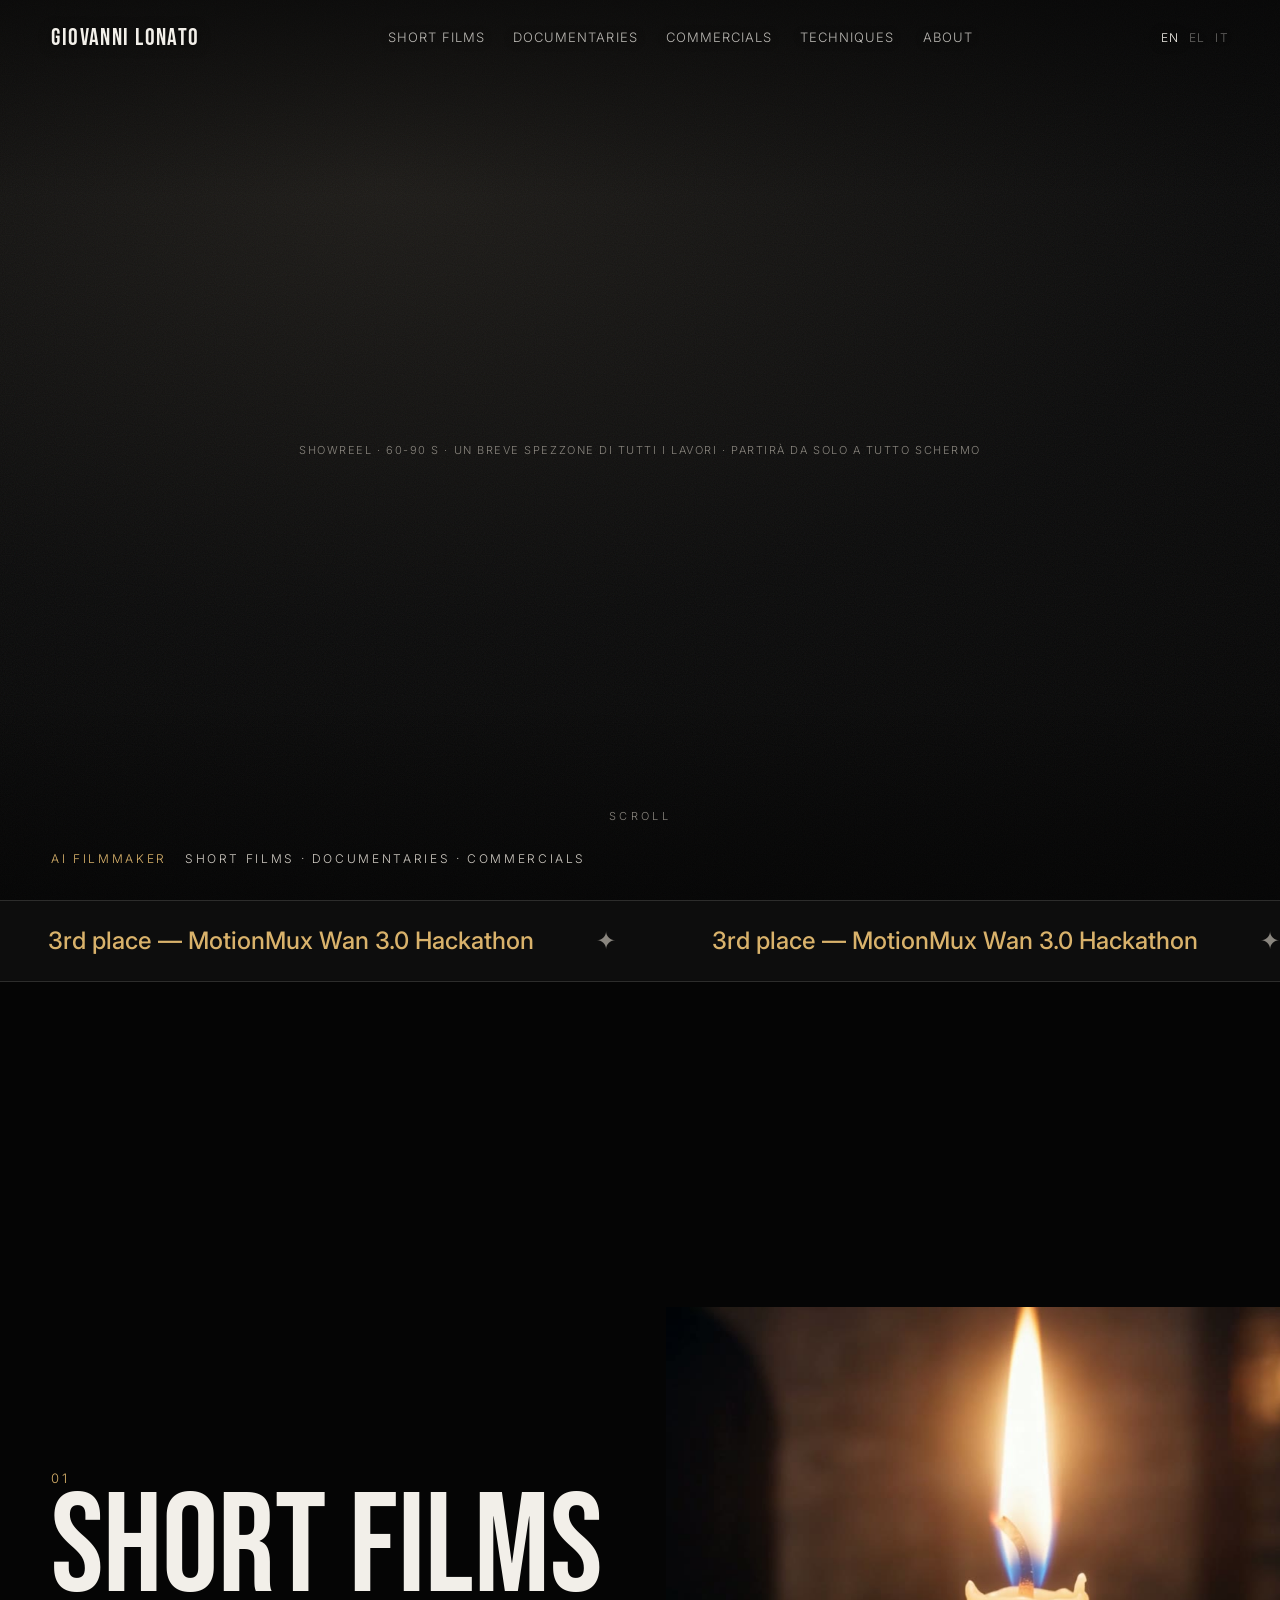
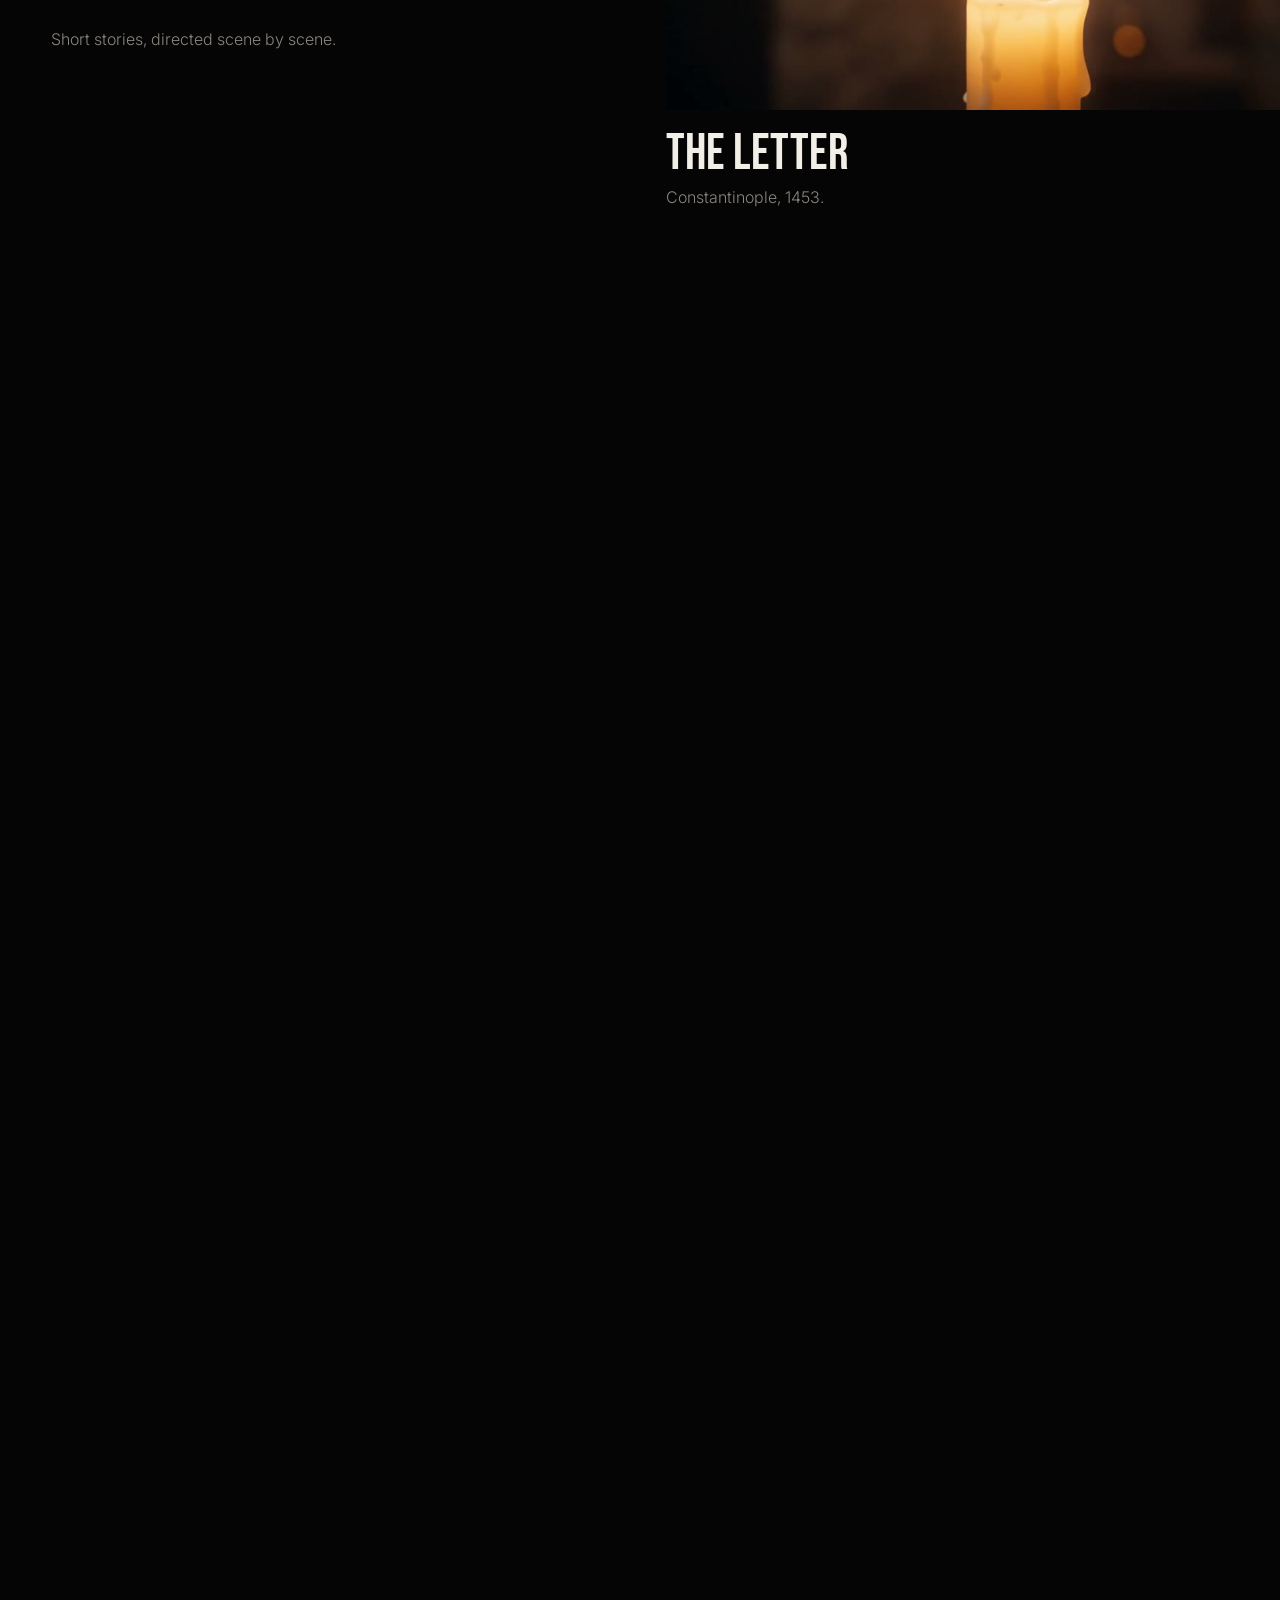
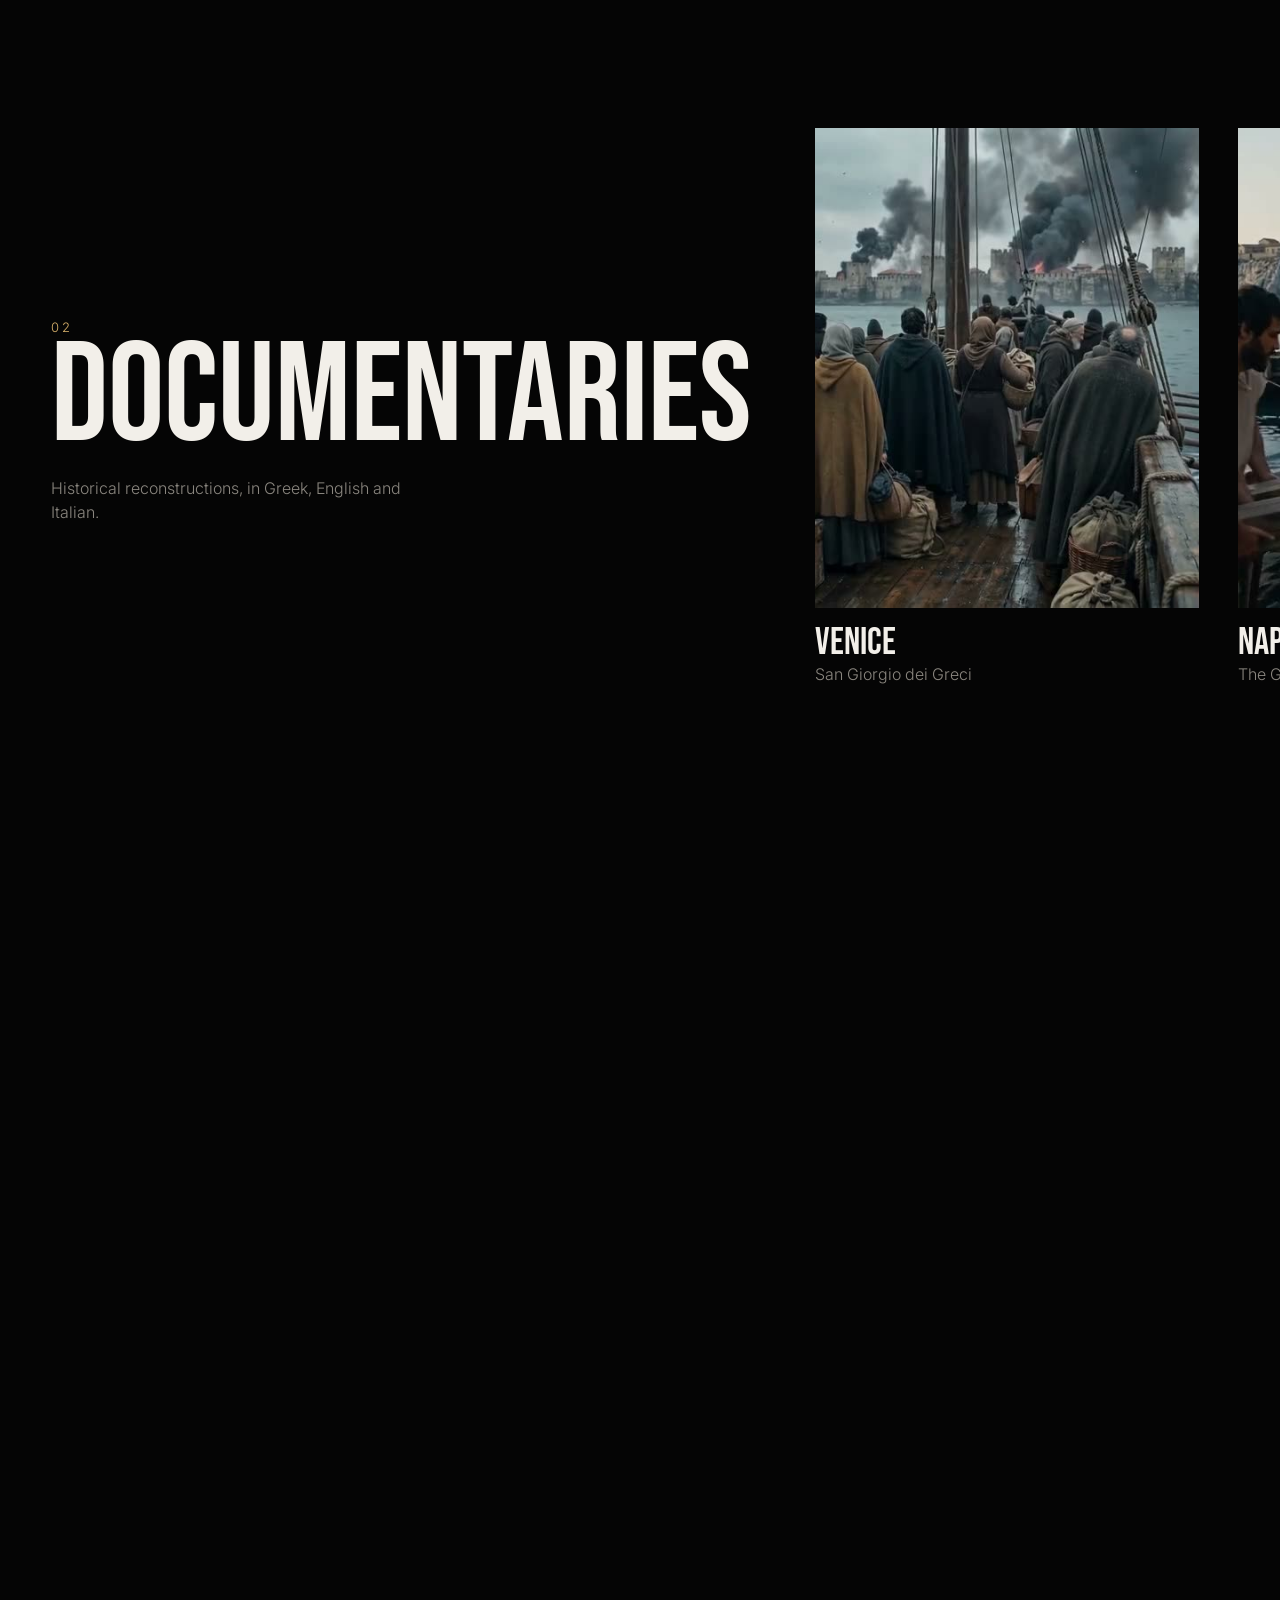
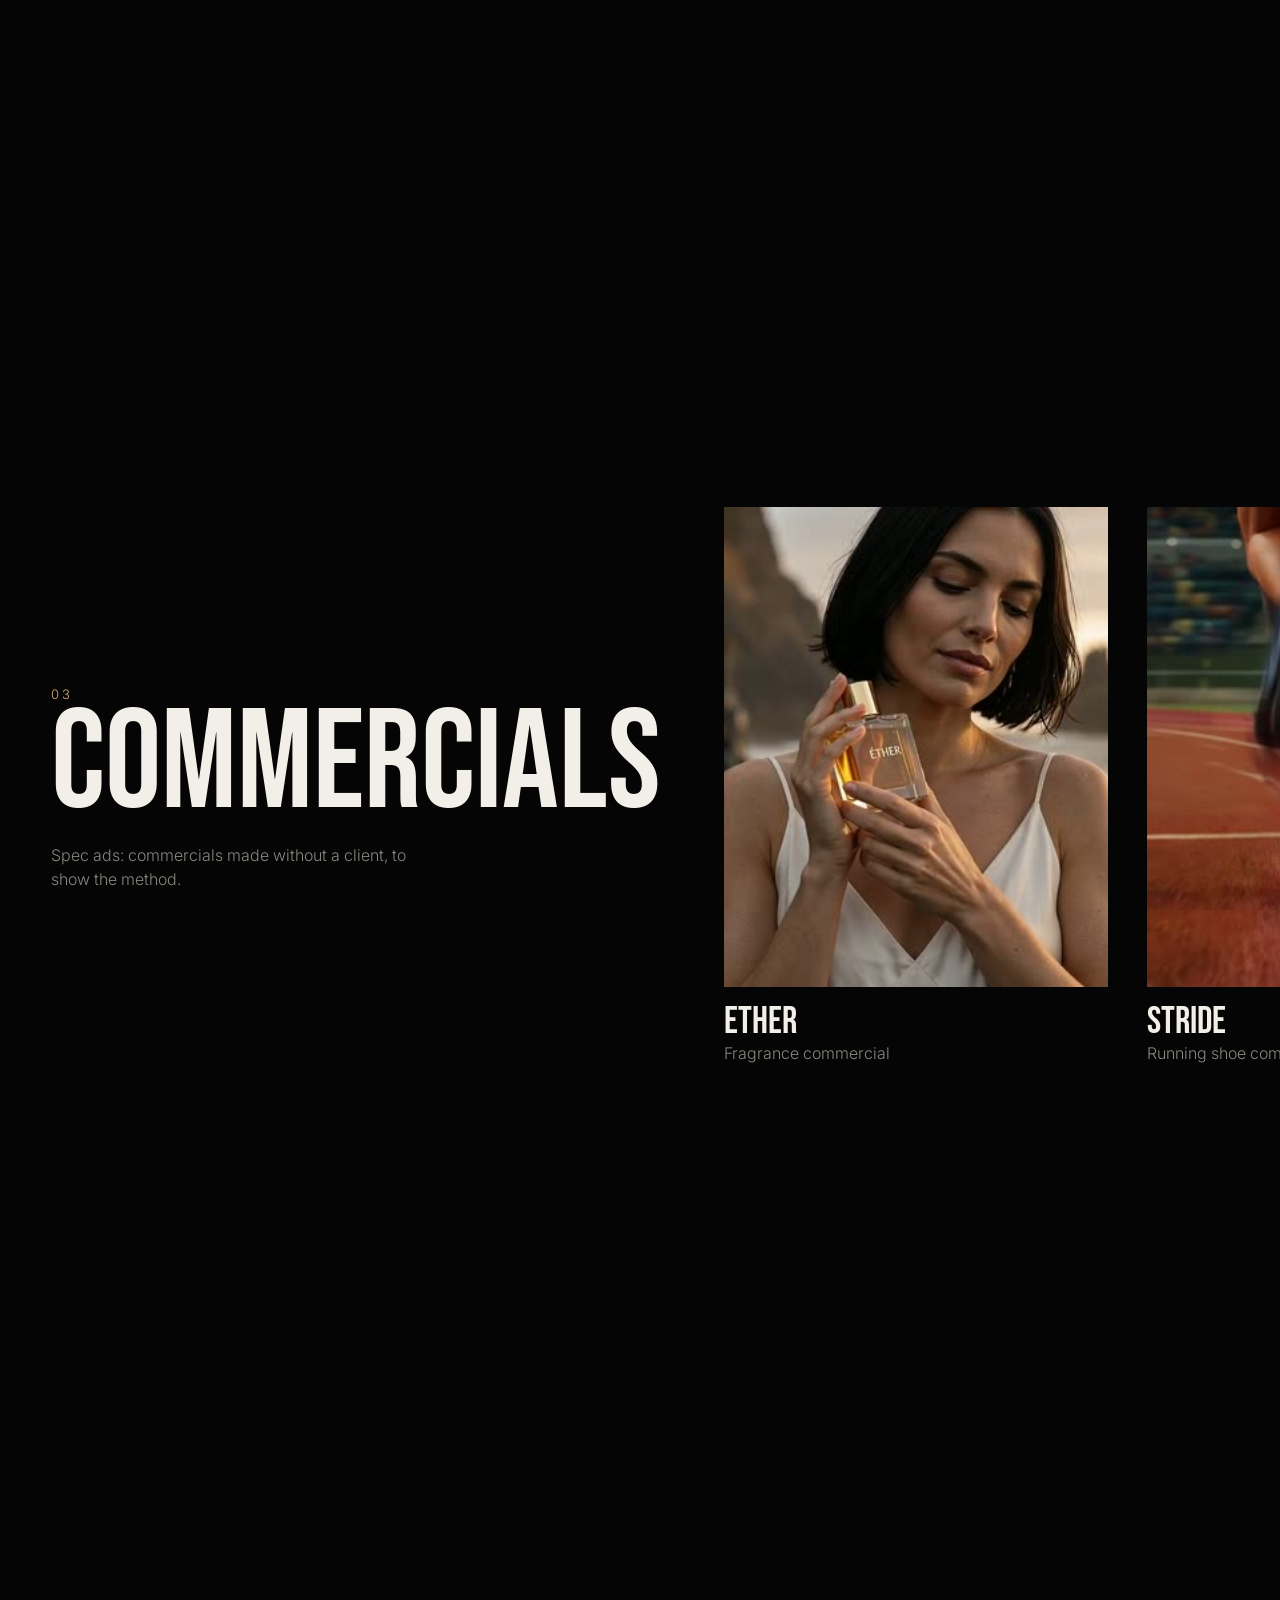
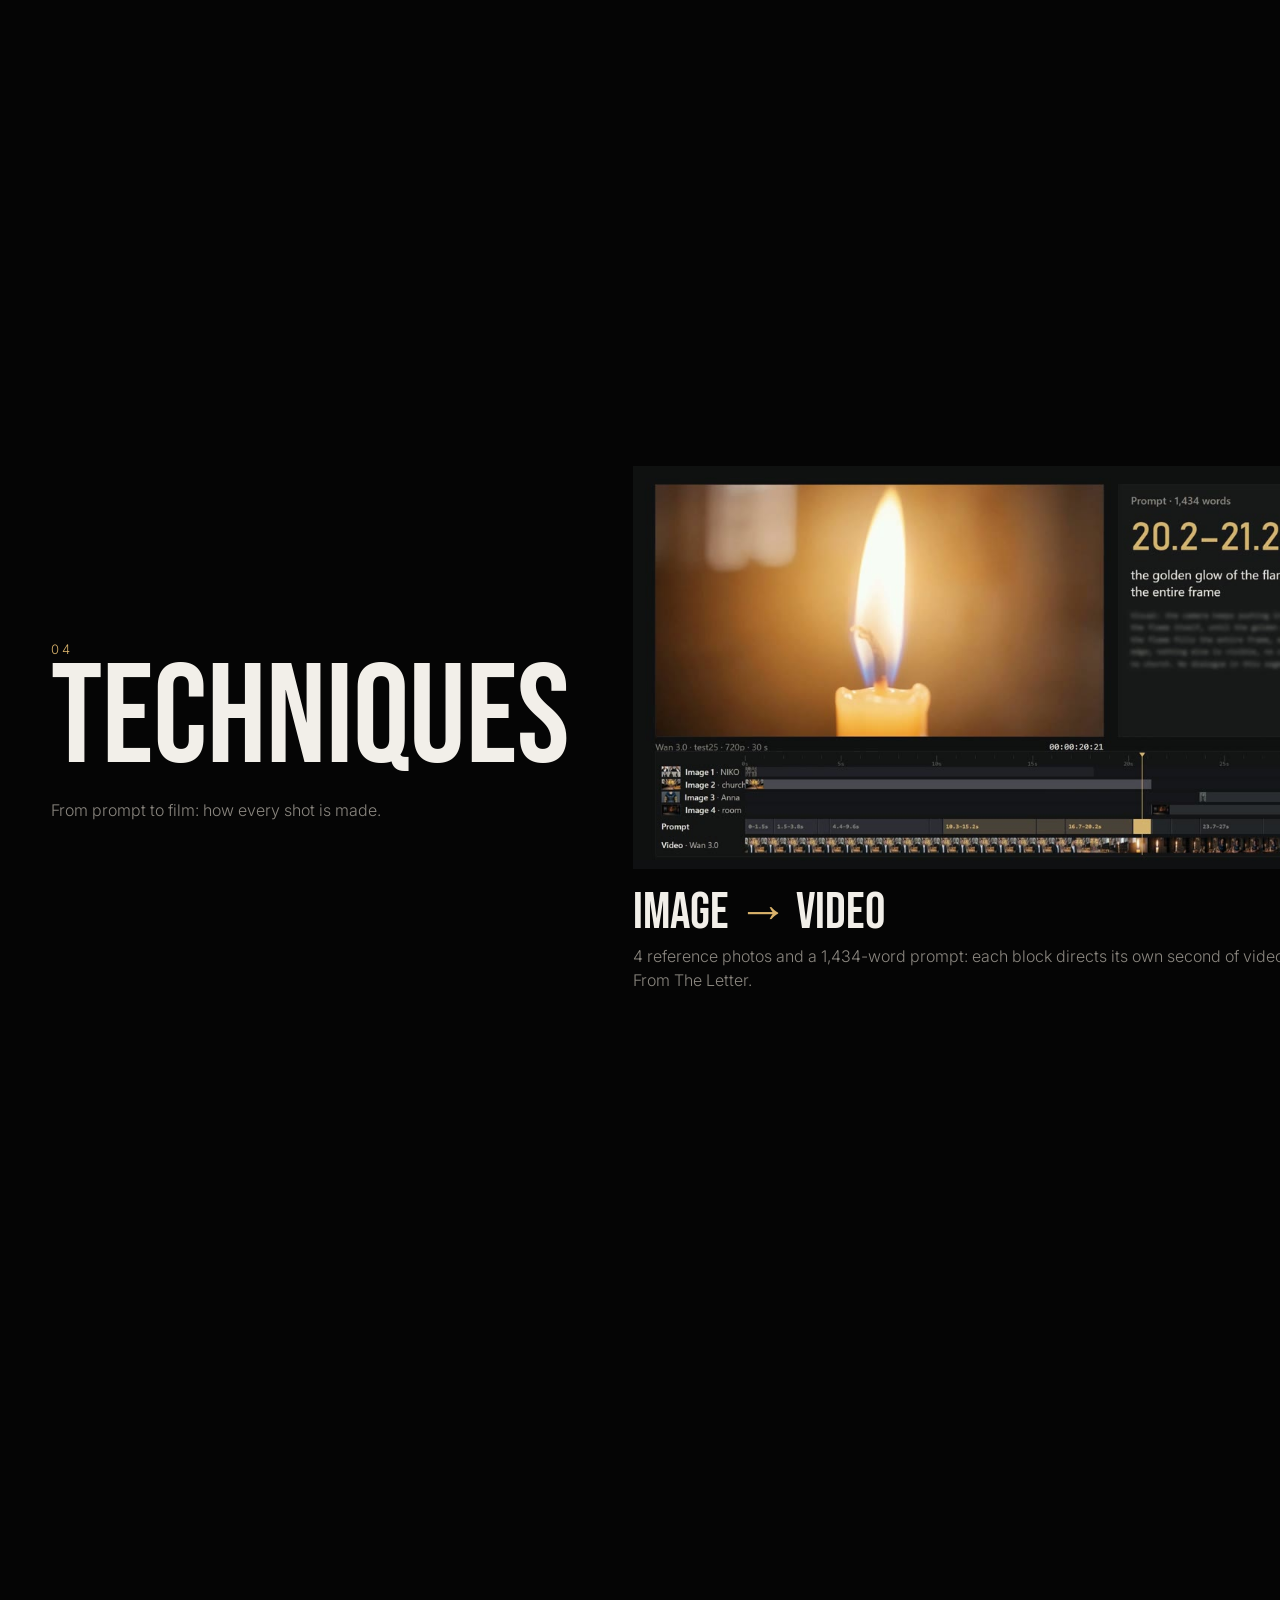
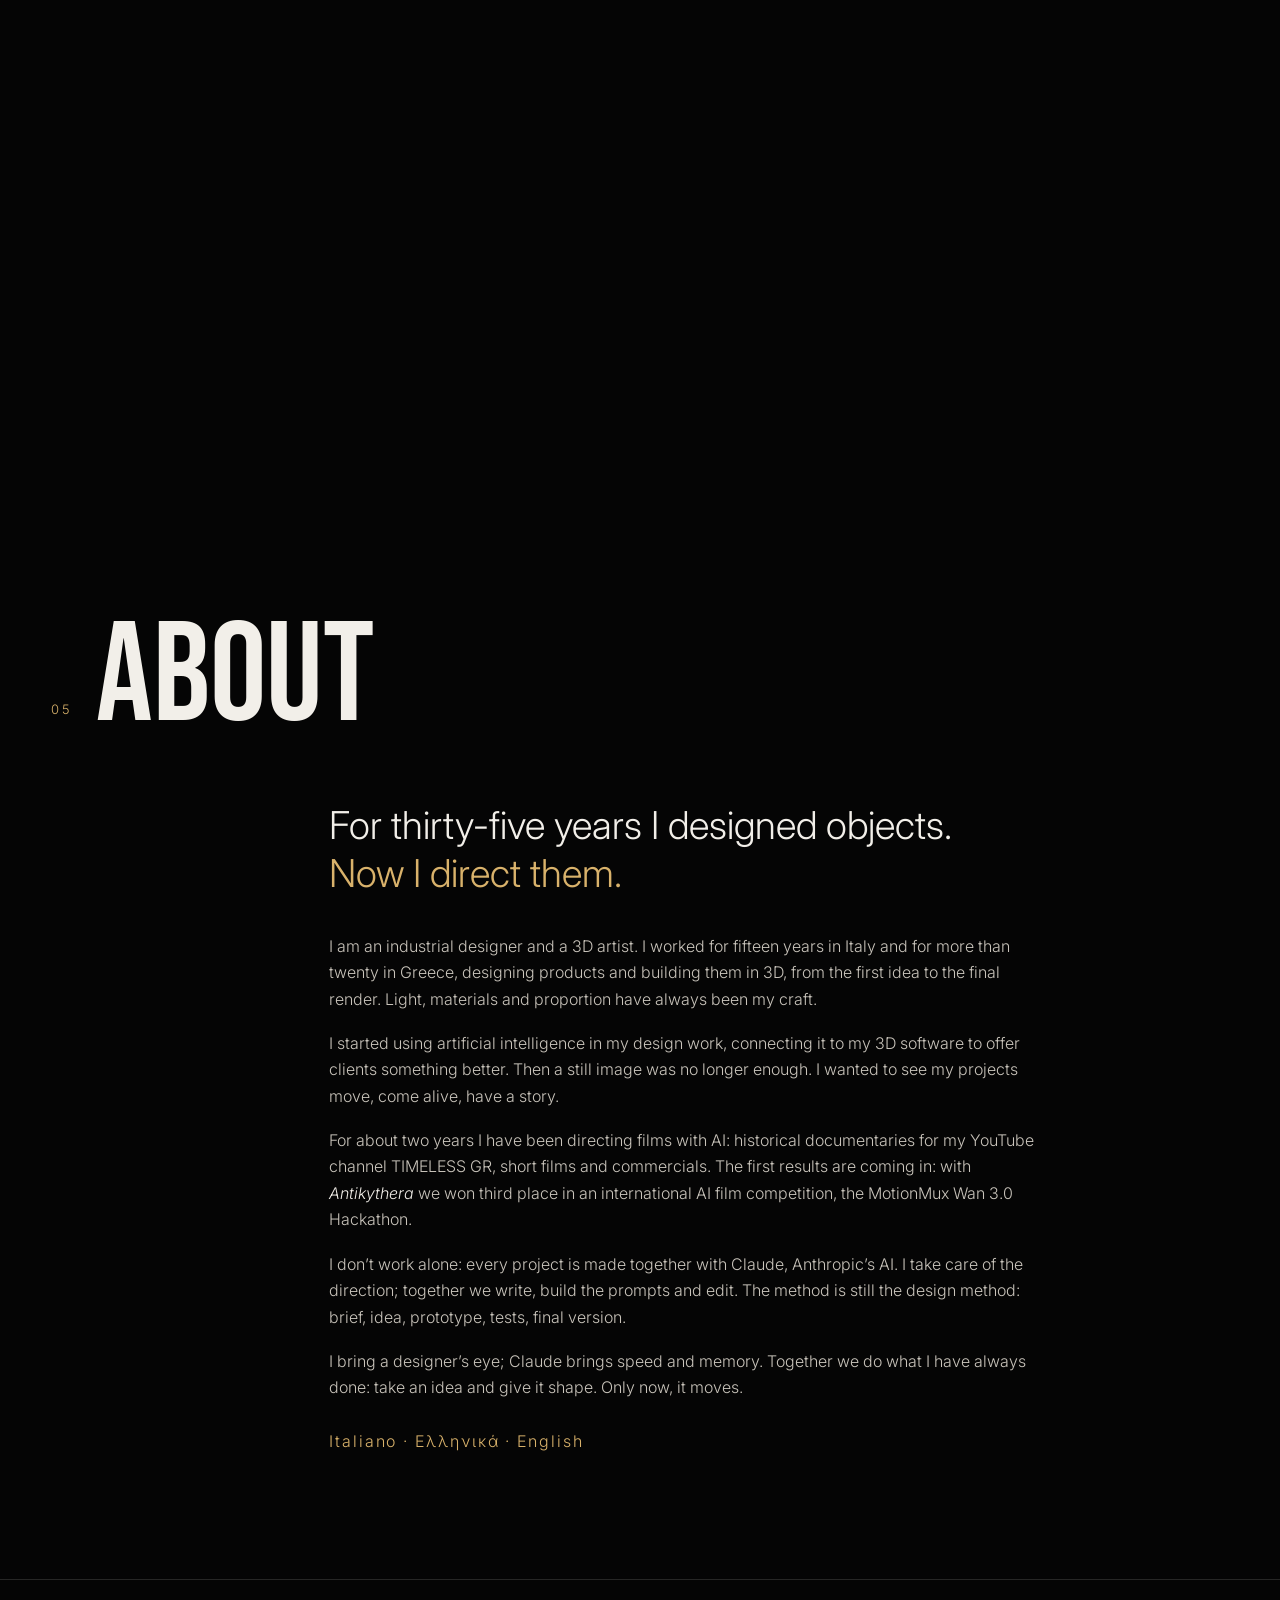
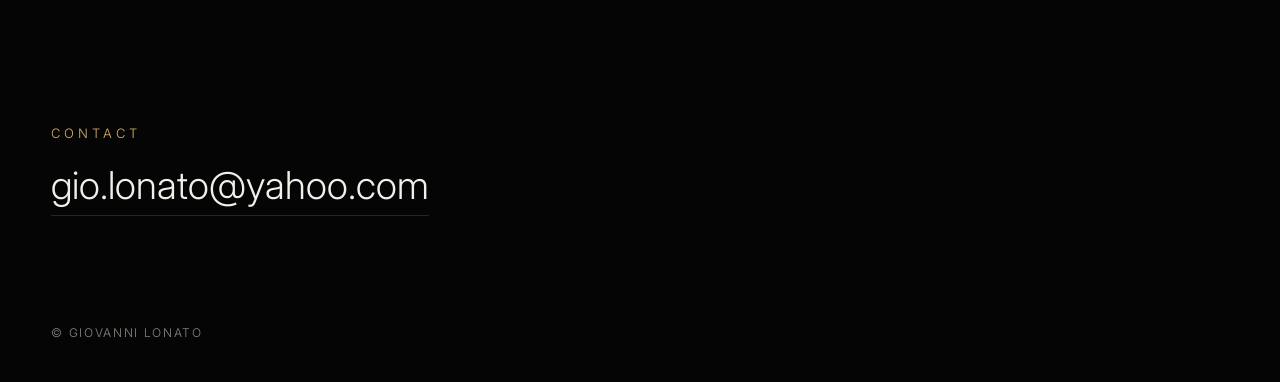
<file: index.html>
<!doctype html>
<html lang="en">
<head>
  <meta charset="utf-8">
  <meta name="viewport" content="width=device-width, initial-scale=1">
  <title>Giovanni Lonato — AI Filmmaker</title>
  <meta name="description" content="Portfolio of Giovanni Lonato: short films, documentaries and commercials made with AI.">
  <link rel="preconnect" href="https://fonts.googleapis.com">
  <link rel="preconnect" href="https://fonts.gstatic.com" crossorigin>
  <link href="https://fonts.googleapis.com/css2?family=Bebas+Neue&family=Inter:wght@300;400;500;600&display=swap" rel="stylesheet">
  <link rel="stylesheet" href="css/style.css">
</head>
<body>

  <!-- ═══ BARRA IN ALTO ═══ -->
  <header class="topbar">
    <a href="#top" class="topbar__name" data-site="nome"></a>
    <nav class="topbar__nav">
      <a href="#short-film">Short films</a>
      <a href="#documentari">Documentaries</a>
      <a href="#spot">Commercials</a>
      <a href="#tecniche">Techniques</a>
      <a href="#chi-sono">About</a>
    </nav>
    <div class="topbar__lang"><span class="is-on">EN</span><span>EL</span><span>IT</span></div>
  </header>
  <div class="progress"><div class="progress__bar"></div></div>

  <main id="top">

    <!-- ═══ APERTURA: il reel a tutto schermo, protagonisti i lavori ═══
         Quando il reel è pronto basta salvarlo come media/showreel.mp4: parte da solo, senza audio, a tutto schermo. -->
    <section class="hero">
      <div class="hero__media media" data-label="SHOWREEL · 60-90 s · un breve spezzone di tutti i lavori · partirà da solo a tutto schermo">
        <video class="hero__video" muted loop playsinline preload="auto"></video>
      </div>
      <div class="hero__shade"></div>
      <div class="hero__caption">
        <span data-site="ruolo"></span>
        <span class="hero__cats">Short films · Documentaries · Commercials</span>
      </div>
      <button class="hero__sound" type="button" hidden>Audio</button>
      <div class="hero__scroll">Scroll</div>
    </section>

    <!-- ═══ FASCIA PREMIO ═══ -->
    <section class="award">
      <div class="award__track">
        <span class="award__item"><b data-site="premio.titolo"></b> <i data-site="premio.dettaglio"></i></span>
        <span class="award__item"><b data-site="premio.titolo"></b> <i data-site="premio.dettaglio"></i></span>
        <span class="award__item"><b data-site="premio.titolo"></b> <i data-site="premio.dettaglio"></i></span>
        <span class="award__item"><b data-site="premio.titolo"></b> <i data-site="premio.dettaglio"></i></span>
      </div>
    </section>

    <!-- ═══ 01 SHORT FILM ═══ -->
    <!-- ═══ 01 SHORT FILM: scorrono in orizzontale ═══ -->
    <section class="section section--h" id="short-film">
      <div class="hscroll">
        <header class="section__head hscroll__head">
          <span class="section__num">01</span>
          <h2 class="section__title">Short films</h2>
          <p class="section__intro">Short stories, directed scene by scene.</p>
        </header>
        <div class="hscroll__track">
          <article class="film" data-full="media/film/the_letter.mp4">
            <div class="media" data-label="THE LETTER">
              <video class="preview" data-src="media/anteprime/the_letter.mp4" poster="media/anteprime/the_letter.jpg" muted loop playsinline preload="none"></video>
            </div>
            <div class="film__info">
              <h3>The Letter</h3>
              <p>Constantinople, 1453.</p>
              <span class="tag">Short film</span>
            </div>
          </article>
          <article class="film" data-full="media/film/let_her_finish.mp4">
            <div class="media" data-label="LET HER FINISH">
              <video class="preview" data-src="media/anteprime/let_her_finish.mp4" poster="media/anteprime/let_her_finish.jpg" muted loop playsinline preload="none"></video>
            </div>
            <div class="film__info">
              <h3>Let Her Finish</h3>
              <p>A girl comes home to her mother.</p>
              <span class="tag">Short film</span>
            </div>
          </article>
        </div>
      </div>
    </section>

    <!-- ═══ 02 DOCUMENTARI: scorrono in orizzontale ═══ -->
    <section class="section section--h" id="documentari">
      <div class="hscroll">
        <header class="section__head hscroll__head">
          <span class="section__num">02</span>
          <h2 class="section__title">Documentaries</h2>
          <p class="section__intro">Historical reconstructions, in Greek, English and Italian.</p>
        </header>
        <div class="hscroll__track">
          <article class="doc" data-full="media/film/venezia.mp4">
            <div class="media media--tall" data-label="VENICE">
              <video class="preview" data-src="media/anteprime/venezia.mp4" poster="media/anteprime/venezia.jpg" muted loop playsinline preload="none"></video>
            </div>
            <h3>Venice</h3><p>San Giorgio dei Greci</p>
          </article>
          <article class="doc" data-full="media/film/napoli.mp4">
            <div class="media media--tall" data-label="NAPLES UNDERGROUND">
              <video class="preview" data-src="media/anteprime/napoli.mp4" poster="media/anteprime/napoli.jpg" muted loop playsinline preload="none"></video>
            </div>
            <h3>Naples Underground</h3><p>The Greek soul of Naples</p>
          </article>
          <article class="doc" data-full="media/film/anticitera.mp4">
            <div class="media media--tall" data-label="ANTIKYTHERA">
              <video class="preview" data-src="media/anteprime/anticitera.mp4" poster="media/anteprime/anticitera.jpg" muted loop playsinline preload="none"></video>
            </div>
            <h3>Antikythera</h3><p>The Machine That Shouldn't Exist · English version · 3rd place MotionMux</p>
          </article>
        </div>
      </div>
    </section>

    <!-- ═══ 03 SPOT: scorrono in orizzontale come i documentari; al clic lo spot intero con l'audio (data-full) ═══ -->
    <section class="section section--h" id="spot">
      <div class="hscroll">
        <header class="section__head hscroll__head">
          <span class="section__num">03</span>
          <h2 class="section__title">Commercials</h2>
          <p class="section__intro">Spec ads: commercials made without a client, to show the method.</p>
        </header>
        <div class="hscroll__track">
          <article class="doc" data-full="media/spot/intero/ether.mp4">
            <div class="media media--tall" data-label="ETHER">
              <video class="preview" data-src="media/spot/ether.mp4" poster="media/spot/ether.jpg" muted loop playsinline preload="none"></video>
            </div>
            <h3>Ether</h3><p>Fragrance commercial</p>
          </article>
          <article class="doc" data-full="media/spot/intero/scarpa.mp4">
            <div class="media media--tall" data-label="STRIDE">
              <video class="preview" data-src="media/spot/scarpa.mp4" poster="media/spot/scarpa.jpg" muted loop playsinline preload="none"></video>
            </div>
            <h3>Stride</h3><p>Running shoe commercial</p>
          </article>
          <article class="doc" data-full="media/spot/intero/orologio.mp4">
            <div class="media media--tall" data-label="CHRONO">
              <video class="preview" data-src="media/spot/orologio.mp4" poster="media/spot/orologio.jpg" muted loop playsinline preload="none"></video>
            </div>
            <h3>Chrono</h3><p>Watch commercial</p>
          </article>
          <article class="doc" data-full="media/spot/intero/aurelia.mp4">
            <div class="media media--tall" data-label="AURÉLIA">
              <video class="preview" data-src="media/spot/aurelia.mp4" poster="media/spot/aurelia.jpg" muted loop playsinline preload="none"></video>
            </div>
            <h3>Aurélia</h3><p>Skincare commercial</p>
          </article>
          <article class="doc" data-full="media/spot/intero/pulse.mp4">
            <div class="media media--tall" data-label="PULSE">
              <video class="preview" data-src="media/spot/pulse.mp4" poster="media/spot/pulse.jpg" muted loop playsinline preload="none"></video>
            </div>
            <h3>Pulse</h3><p>Speaker commercial</p>
          </article>
          <article class="doc" data-full="media/spot/intero/zest.mp4">
            <div class="media media--tall" data-label="ZEST">
              <video class="preview" data-src="media/spot/zest.mp4" poster="media/spot/zest.jpg" muted loop playsinline preload="none"></video>
            </div>
            <h3>Zest</h3><p>Juice commercial</p>
          </article>
        </div>
      </div>
    </section>

    <!-- ═══ 04 TECNICHE: scorrono in orizzontale come le altre sezioni; al clic l'animazione intera con l'audio ═══ -->
    <section class="section section--h" id="tecniche">
      <div class="hscroll">
        <header class="section__head hscroll__head">
          <span class="section__num">04</span>
          <h2 class="section__title">Techniques</h2>
          <p class="section__intro">From prompt to film: how every shot is made.</p>
        </header>
        <div class="hscroll__track">
          <article class="film" data-full="media/tecniche/partitura.mp4">
            <div class="media" data-label="IMAGE → VIDEO">
              <video class="preview" data-src="media/tecniche/partitura_anteprima.mp4" poster="media/tecniche/partitura_anteprima.jpg" muted loop playsinline preload="none"></video>
            </div>
            <div class="film__info">
              <span class="tech__steps">Image <em>→</em> Video</span>
              <p>4 reference photos and a 1,434-word prompt: each block directs its own second of video. From The Letter.</p>
            </div>
          </article>
          <article class="film" data-full="media/tecniche/testo_video.mp4">
            <div class="media" data-label="TEXT → VIDEO">
              <video class="preview" data-src="media/tecniche/testo_video_anteprima.mp4" poster="media/tecniche/testo_video_anteprima.jpg" muted loop playsinline preload="none"></video>
            </div>
            <div class="film__info">
              <span class="tech__steps">Text <em>→</em> Video</span>
              <p>No images: a 523-word prompt becomes the shots, the camera move, the voice and the music. 1080p.</p>
            </div>
          </article>
          <article class="film" data-full="media/tecniche/blender.mp4">
            <div class="media" data-label="BLENDER → CLAY → VIDEO">
              <video class="preview" data-src="media/tecniche/blender_anteprima.mp4" poster="media/tecniche/blender_anteprima.jpg" muted loop playsinline preload="none"></video>
            </div>
            <div class="film__info">
              <span class="tech__steps">Blender <em>→</em> Clay <em>→</em> Video</span>
              <p>Camera and volumes from the 3D model, materials from a colour legend: a 360° turn inside the real church.</p>
            </div>
          </article>
          <article class="film" data-full="media/tecniche/storyboard.mp4">
            <div class="media" data-label="STORYBOARD → VIDEO">
              <video class="preview" data-src="media/tecniche/storyboard_anteprima.mp4" poster="media/tecniche/storyboard_anteprima.jpg" muted loop playsinline preload="none"></video>
            </div>
            <div class="film__info">
              <span class="tech__steps">Storyboard <em>→</em> Video</span>
              <p>A 6-panel grid becomes a 15-second commercial, shot by shot, in a single generation.</p>
            </div>
          </article>
        </div>
      </div>
    </section>

    <!-- ═══ 05 CHI SONO ═══ -->
    <section class="section about" id="chi-sono">
      <header class="section__head">
        <span class="section__num">05</span>
        <h2 class="section__title">About</h2>
      </header>
      <div class="about__body">
        <!-- testo deciso il 25 ott (prima in italiano, poi tradotto): il mestiere di designer come base, non come un'altra vita -->
        <p class="about__lead reveal">For thirty-five years I designed objects. <em>Now I direct them.</em></p>
        <div class="about__text">
          <p class="reveal">I am an industrial designer and a 3D artist. I worked for fifteen years in Italy and for more than twenty in Greece, designing products and building them in 3D, from the first idea to the final render. Light, materials and proportion have always been my craft.</p>
          <p class="reveal">I started using artificial intelligence in my design work, connecting it to my 3D software to offer clients something better. Then a still image was no longer enough. I wanted to see my projects move, come alive, have a story.</p>
          <p class="reveal">For about two years I have been directing films with AI: historical documentaries for my YouTube channel TIMELESS GR, short films and commercials. The first results are coming in: with <i>Antikythera</i> we won third place in an international AI film competition, the MotionMux Wan 3.0 Hackathon.</p>
          <p class="reveal">I don’t work alone: every project is made together with Claude, Anthropic’s AI. I take care of the direction; together we write, build the prompts and edit. The method is still the design method: brief, idea, prototype, tests, final version.</p>
          <p class="about__close reveal">I bring a designer’s eye; Claude brings speed and memory. Together we do what I have always done: take an idea and give it shape. Only now, it moves.</p>
        </div>
        <p class="about__langs reveal">Italiano · Ελληνικά · English</p>
      </div>
    </section>

  </main>

  <!-- ═══ CONTATTI ═══ -->
  <footer class="footer" id="contatti">
    <p class="footer__kicker">Contact</p>
    <a class="footer__mail" href="mailto:gio.lonato@yahoo.com">gio.lonato@yahoo.com</a>
    <p class="footer__sign">© <span data-site="nome"></span></p>
  </footer>

  <!-- ═══ LETTORE: lo spot intero con audio, a tutto schermo ═══ -->
  <div class="player" hidden role="dialog" aria-modal="true" aria-label="Video player">
    <button class="player__close" type="button">Close ✕</button>
    <div class="player__box">
      <video class="player__video" controls playsinline preload="none"></video>
      <!-- scheda del lavoro: la riempie main.js con i dati di window.WORKS (config.js) -->
      <div class="player__card" hidden>
        <h3 class="player__title"></h3>
        <span class="player__meta"></span>
        <p class="player__text"></p>
        <p class="player__award"></p>
        <dl class="player__credits"></dl>
        <p class="player__note"></p>
        <p class="player__tools"></p>
      </div>
    </div>
  </div>

  <script src="vendor/gsap.min.js"></script>
  <script src="vendor/ScrollTrigger.min.js"></script>
  <script src="vendor/lenis.min.js"></script>
  <script src="js/config.js"></script>
  <script src="js/main.js"></script>
</body>
</html>
</file>
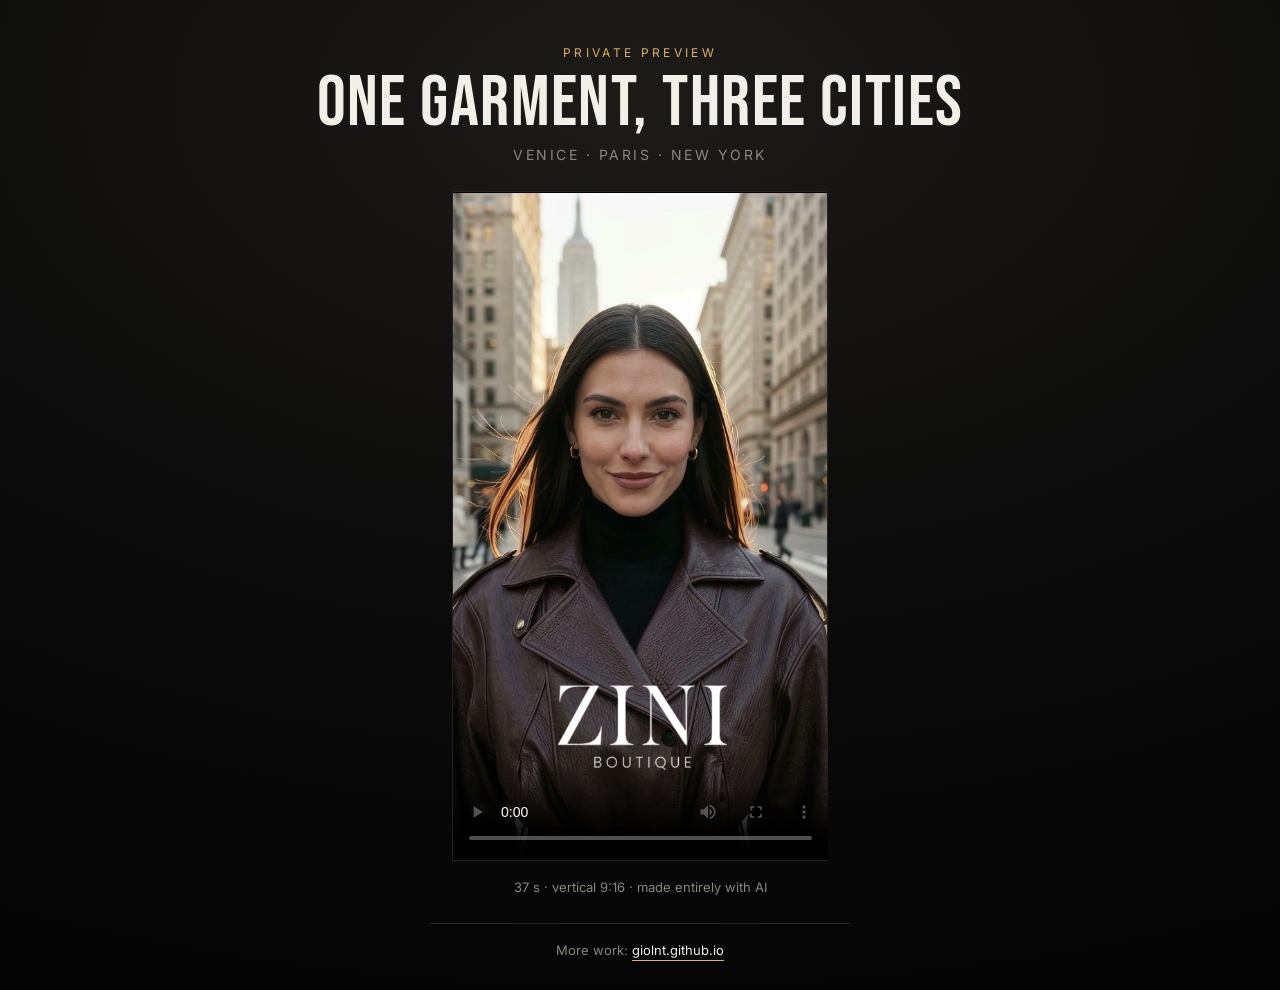
<file: s/winter-26/index.html>
<!doctype html>
<html lang="en">
<head>
  <meta charset="utf-8">
  <meta name="viewport" content="width=device-width, initial-scale=1">
  <title>One garment, three cities — GL</title>
  <!-- pagina privata: nessun link dal resto del sito, invisibile ai motori di ricerca -->
  <meta name="robots" content="noindex, nofollow, noarchive">
  <link rel="preconnect" href="https://fonts.googleapis.com">
  <link rel="preconnect" href="https://fonts.gstatic.com" crossorigin>
  <link href="https://fonts.googleapis.com/css2?family=Bebas+Neue&family=Inter:wght@300;400;500&display=swap" rel="stylesheet">
  <style>
    :root { --bg: #050505; --fg: #f2efe9; --muted: #8a867f; --line: rgba(242, 239, 233, 0.14); --accent: #d9b26b; }
    * { box-sizing: border-box; margin: 0; padding: 0; }
    html, body { background: var(--bg); color: var(--fg); }
    body {
      min-height: 100vh; display: flex; flex-direction: column; align-items: center;
      padding: clamp(24px, 5vh, 56px) 16px 32px; font-family: 'Inter', system-ui, sans-serif;
      background: radial-gradient(120% 90% at 50% 10%, #1d1b18 0%, #0b0b0b 55%, #050505 100%);
    }
    .kicker { font-size: 12px; letter-spacing: .28em; text-transform: uppercase; color: var(--accent); }
    h1 { font-family: 'Bebas Neue', 'Arial Narrow', sans-serif; font-weight: 400; font-size: clamp(40px, 7vw, 72px); line-height: .95; letter-spacing: .02em; margin-top: 10px; text-align: center; }
    .cities { margin-top: 8px; font-size: 14px; letter-spacing: .18em; text-transform: uppercase; color: var(--muted); }
    .frame { margin-top: 28px; width: min(420px, 100%, calc((100vh - 230px) * 9 / 16)); min-width: 260px; aspect-ratio: 9 / 16; border: 1px solid var(--line); background: #000; }
    video { display: block; width: 100%; height: 100%; object-fit: contain; background: #000; }
    .note { margin-top: 18px; font-size: 13px; color: var(--muted); text-align: center; }
    footer { margin-top: 28px; padding-top: 18px; border-top: 1px solid var(--line); width: min(420px, 100%); text-align: center; font-size: 13px; color: var(--muted); }
    footer a { color: var(--fg); text-decoration: none; border-bottom: 1px solid var(--accent); padding-bottom: 2px; }
    footer a:hover { color: var(--accent); }
  </style>
</head>
<body>
  <p class="kicker">Private preview</p>
  <h1>One garment, three cities</h1>
  <p class="cities">Venice · Paris · New York</p>

  <div class="frame">
    <video src="film.mp4" poster="poster.jpg" controls playsinline preload="metadata"></video>
  </div>
  <p class="note">37 s · vertical 9:16 · made entirely with AI</p>

  <footer>
    More work: <a href="https://giolnt.github.io/">giolnt.github.io</a>
  </footer>
</body>
</html>
</file>
<file: css/style.css>
/* ═══ Portfolio GL — stile da cinema: nero, testo chiaro, video grandi ═══ */
:root {
  --bg: #050505;
  --bg-2: #0d0d0d;
  --fg: #f2efe9;
  --muted: #8a867f;
  --line: rgba(242, 239, 233, 0.14);
  --accent: #d9b26b;
  --title: 'Bebas Neue', 'Arial Narrow', sans-serif;
  --text: 'Inter', system-ui, sans-serif;
  --pad: clamp(16px, 4vw, 56px);
}

* { box-sizing: border-box; margin: 0; padding: 0; }
html.lenis, html.lenis body { height: auto; }
.lenis.lenis-smooth { scroll-behavior: auto !important; }
body {
  background: var(--bg);
  color: var(--fg);
  font-family: var(--text);
  font-weight: 300;
  line-height: 1.5;
  -webkit-font-smoothing: antialiased;
  overflow-x: hidden;
}
a { color: inherit; text-decoration: none; }
h1, h2, h3 { font-weight: 400; }

/* ═══ Segnaposto video: riquadro scuro con grana in movimento e scritta ═══ */
.media {
  position: relative;
  aspect-ratio: 16 / 9;
  background: radial-gradient(120% 90% at 30% 20%, #1d1b18 0%, #0b0b0b 55%, #050505 100%);
  overflow: hidden;
}
.media::before {
  content: '';
  position: absolute; inset: -50%;
  background-image: url("data:image/svg+xml,%3Csvg xmlns='http://www.w3.org/2000/svg' width='160' height='160'%3E%3Cfilter id='n'%3E%3CfeTurbulence type='fractalNoise' baseFrequency='.9' numOctaves='2' stitchTiles='stitch'/%3E%3C/filter%3E%3Crect width='100%25' height='100%25' filter='url(%23n)' opacity='.5'/%3E%3C/svg%3E");
  opacity: .12;
  animation: grain 1.2s steps(6) infinite;
  pointer-events: none;
}
.media::after {
  content: attr(data-label);
  position: absolute; left: 16px; bottom: 14px; right: 16px;
  font-size: 11px; letter-spacing: .14em; text-transform: uppercase;
  color: var(--muted);
}
.media video, .media img { position: absolute; inset: 0; width: 100%; height: 100%; object-fit: cover; }
.media:has(.preview)::before, .media:has(.preview)::after { display: none; }
.media .preview { transition: transform .8s cubic-bezier(.2,.7,.2,1); }
.film:hover .preview, .doc:hover .preview { transform: scale(1.06); }

/* ═══ Passaggio del mouse sulle schede che si aprono (25 ott: A + B) ═══
   A: cornice oro + cerchio play + «WATCH» al centro, titolo in oro · B: le altre schede della fila si abbassano */
[data-full] .media { transition: filter .5s ease; }
/* uno strato sopra il video: cornice oro + cerchio play (disegnato) + «WATCH» sotto il cerchio */
[data-full] .media:has(.preview)::after {
  display: flex; align-items: center; justify-content: center;
  content: 'WATCH'; inset: 0; padding: 118px 0 0 .32em;
  border: 2px solid var(--accent);
  background: url("data:image/svg+xml,%3Csvg xmlns='http://www.w3.org/2000/svg' width='80' height='80'%3E%3Ccircle cx='40' cy='40' r='38' fill='rgba(5,5,5,.5)' stroke='%23d9b26b' stroke-width='1.5'/%3E%3Cpath d='M33 27 L55 40 L33 53 Z' fill='%23d9b26b'/%3E%3C/svg%3E") center calc(50% - 14px) / 80px 80px no-repeat;
  font: 500 12px/1 var(--text); letter-spacing: .32em; color: var(--fg); text-shadow: 0 1px 8px rgba(0,0,0,.8);
  opacity: 0; transition: opacity .35s, background-size .45s cubic-bezier(.2,.7,.2,1);
  pointer-events: none; z-index: 2;
}
[data-full]:hover .media:has(.preview)::after { opacity: 1; }
.hscroll__track:has([data-full]:hover) [data-full]:not(:hover) .media { filter: brightness(.45) saturate(.35); }
[data-full] h3, [data-full] .tech__steps { transition: color .35s; }
[data-full]:hover h3, [data-full]:hover .tech__steps { color: var(--accent); }
/* senza mouse (telefono): il cerchio play resta sempre visibile, piccolo, nell'angolo */
@media (hover: none) {
  [data-full] .media:has(.preview)::after { opacity: .9; content: ''; border: 0; background-position: right 12px top 12px; background-size: 44px 44px; }
}
.media--wide { aspect-ratio: 21 / 9; }
.media--tall { aspect-ratio: 4 / 5; }
@keyframes grain {
  0% { transform: translate(0, 0); } 20% { transform: translate(-6%, 4%); } 40% { transform: translate(4%, -6%); }
  60% { transform: translate(-3%, -2%); } 80% { transform: translate(6%, 5%); } 100% { transform: translate(0, 0); }
}

/* ═══ Barra in alto ═══ */
.topbar {
  position: fixed; top: 0; left: 0; right: 0; z-index: 50;
  display: flex; align-items: center; justify-content: space-between; gap: 24px;
  padding: 20px var(--pad);
  color: var(--fg);
  text-shadow: 0 1px 12px rgba(0,0,0,.55), 0 0 2px rgba(0,0,0,.35);
}
.topbar__name { font-family: var(--title); font-size: 24px; letter-spacing: .06em; white-space: nowrap; }
.topbar__nav { display: flex; gap: 28px; font-size: 13px; letter-spacing: .08em; text-transform: uppercase; white-space: nowrap; }
.topbar__nav a { position: relative; opacity: .75; transition: opacity .3s, color .3s; }
.topbar__nav a::after { content: ''; position: absolute; left: 0; right: 0; bottom: -6px; height: 1px; background: var(--accent);
  transform: scaleX(0); transform-origin: left; transition: transform .35s cubic-bezier(.2,.7,.2,1); }
.topbar__nav a:hover { opacity: 1; color: var(--accent); }
.topbar__nav a:hover::after { transform: scaleX(1); }
.topbar__lang { display: flex; gap: 10px; font-size: 12px; letter-spacing: .1em; }
.topbar__lang span { opacity: .4; }
.topbar__lang .is-on { opacity: 1; }
.progress { position: fixed; top: 0; left: 0; right: 0; height: 2px; z-index: 60; }
.progress__bar { height: 100%; background: var(--accent); transform: scaleX(0); transform-origin: left; }

/* ═══ Apertura ═══ */
.hero { position: relative; height: 100vh; min-height: 560px; overflow: hidden; }
.hero__media { position: absolute; inset: 0; aspect-ratio: auto; }
.hero__media::after { top: 50%; bottom: auto; left: 0; right: 0; text-align: center; transform: translateY(-50%); }
.hero__video { opacity: 0; transition: opacity 1.2s ease; }
.hero.has-video .hero__video { opacity: 1; }
.hero.has-video .hero__media::after, .hero.has-video .hero__media::before { display: none; }
.hero__shade { position: absolute; inset: 0; pointer-events: none; background: linear-gradient(180deg, rgba(5,5,5,.6) 0%, rgba(5,5,5,0) 22%, rgba(5,5,5,0) 78%, rgba(5,5,5,.6) 100%); }
.hero__caption {
  position: absolute; left: var(--pad); bottom: 32px;
  display: flex; gap: 18px; flex-wrap: wrap;
  font-size: 12px; letter-spacing: .22em; text-transform: uppercase;
}
.hero__caption span:first-child { color: var(--accent); }
.hero__cats { color: #cfcac2; }
.hero__sound {
  position: absolute; right: var(--pad); bottom: 26px;
  background: none; color: var(--fg); border: 1px solid var(--line); border-radius: 99px;
  padding: 8px 16px; font: 500 11px/1 var(--text); letter-spacing: .2em; text-transform: uppercase; cursor: pointer;
}
.hero__sound.is-on { border-color: var(--accent); color: var(--accent); }
.hero__scroll {
  position: absolute; left: 50%; bottom: 76px; transform: translateX(-50%);
  font-size: 11px; letter-spacing: .3em; text-transform: uppercase; color: var(--muted);
}

/* ═══ Fascia premio che scorre ═══ */
.award { border-top: 1px solid var(--line); border-bottom: 1px solid var(--line); overflow: hidden; padding: 22px 0; background: var(--bg-2); }
.award__track { display: flex; width: max-content; animation: marquee 32s linear infinite; }
.award__item { padding: 0 48px; white-space: nowrap; font-size: clamp(16px, 2vw, 24px); }
.award__item b { font-weight: 500; color: var(--accent); }
.award__item i { font-style: normal; color: var(--muted); margin-left: 8px; }
.award__item::after { content: '✦'; margin-left: 48px; color: var(--muted); }
@keyframes marquee { to { transform: translateX(-50%); } }

/* ═══ Sezioni ═══ */
.section { padding: clamp(80px, 14vh, 160px) var(--pad); }
.section__head { display: grid; grid-template-columns: auto 1fr; column-gap: 24px; align-items: end; margin-bottom: clamp(40px, 7vh, 80px); }
.section__num { font-size: 13px; letter-spacing: .2em; color: var(--accent); padding-bottom: 18px; }
.section__title { font-family: var(--title); font-size: clamp(56px, 11vw, 170px); line-height: .85; overflow: hidden; }
.section__title .ln { display: inline-block; }
.section__intro { grid-column: 2; margin-top: 14px; color: var(--muted); max-width: 520px; }
.tag { display: inline-block; font-size: 11px; letter-spacing: .14em; text-transform: uppercase; border: 1px solid var(--line); padding: 5px 10px; border-radius: 99px; color: var(--muted); }

/* Short film (orizzontali, schede larghe 16:9) */
.film { width: max(280px, min(56vw, 96vh)); flex: none; }
.film .media { width: 100%; }
.film__info { display: grid; grid-template-columns: 1fr auto; gap: 6px 24px; align-items: baseline; margin-top: 18px; }
.film__info h3 { font-family: var(--title); font-size: clamp(34px, 4vw, 56px); line-height: 1; }
.film__info p { grid-column: 1; color: var(--muted); }
.film__info .tag { grid-row: 1; grid-column: 2; }

/* Documentari in orizzontale */
.section--h { padding-left: 0; padding-right: 0; }
.hscroll { display: flex; align-items: center; gap: clamp(32px, 5vw, 80px); padding: 0 var(--pad); width: max-content; min-height: 100vh; }
.hscroll__head { display: block; margin: 0; flex: none; }
.hscroll__head .section__intro { max-width: 360px; }
.hscroll__head .section__intro { margin-top: 18px; }
.hscroll__track { display: flex; gap: clamp(24px, 3vw, 48px); }
.doc { width: max(240px, min(30vw, 52vh)); flex: none; }
.doc h3 { font-family: var(--title); font-size: clamp(30px, 3vw, 44px); margin-top: 16px; line-height: 1; }
.doc p { color: var(--muted); }

/* Spot: stessi riquadri dei documentari, in più al clic si apre lo spot intero */
[data-full] { cursor: pointer; }

/* Lettore dello spot intero */
.player {
  position: fixed; inset: 0; z-index: 100;
  display: flex; align-items: center; justify-content: center;
  padding: 64px var(--pad) 32px; background: var(--bg);
}
.player[hidden] { display: none; }
.player__box { width: 100%; max-width: 1280px; max-height: 100%; display: flex; flex-direction: column; }
.player__video { display: block; width: 100%; min-height: 0; max-height: 100%; background: #000; }
/* scheda del lavoro: una striscia sotto il video, larga quanto il video */
.player__card {
  display: grid; grid-template-columns: 1fr auto; gap: 4px 32px; align-items: baseline;
  padding-top: 18px; margin-top: 14px; border-top: 1px solid var(--line);
}
.player__card[hidden] { display: none; }
.player__title { font-family: var(--title); font-size: clamp(30px, 3vw, 44px); line-height: 1; }
.player__meta { font-size: 12px; letter-spacing: .18em; text-transform: uppercase; color: var(--muted); white-space: nowrap; }
.player__text { grid-column: 1 / -1; color: var(--muted); }
.player__award { grid-column: 1 / -1; font-size: 12px; letter-spacing: .16em; text-transform: uppercase; color: var(--accent); }
.player__note { grid-column: 1; font-size: 12px; color: var(--muted); }
.player__award[hidden], .player__note[hidden], .player__credits:empty { display: none; }
/* crediti come nei titoli di coda: ruolo a sinistra piccolo e grigio, nome a destra; il regista in oro */
.player__credits { grid-column: 1; display: grid; grid-template-columns: max-content 1fr; gap: 3px 22px; margin-top: 10px; align-items: baseline; }
.player__credits dt { font-size: 11px; letter-spacing: .16em; text-transform: uppercase; color: var(--muted); }
.player__credits dd { font-size: 14px; color: var(--fg); }
.player__credits dd:first-of-type { color: var(--accent); font-weight: 500; }
.player__tools { grid-column: 1 / -1; margin-top: 10px;
  font-size: 11px; letter-spacing: .14em; text-transform: uppercase; color: var(--muted); }
/* con la scheda: il riquadro occupa l'altezza disponibile, la scheda prende quello che le serve e il video il resto */
.player__box:has(.player__card:not([hidden])) { height: 100%; }
.player__box:has(.player__card:not([hidden])) .player__video { flex: 1 1 auto; max-height: none; }
@media (max-width: 760px) {
  .player__card { grid-template-columns: 1fr; }
  .player__credits { grid-template-columns: 1fr; gap: 0; }
  .player__credits dd { margin-bottom: 6px; }
  .player__tools { grid-column: 1; grid-row: auto; text-align: left; margin-top: 6px; }
}
.player__close {
  position: absolute; top: 20px; right: var(--pad);
  background: none; color: var(--fg); border: 1px solid var(--line); border-radius: 99px;
  padding: 8px 16px; font: 500 11px/1 var(--text); letter-spacing: .2em; text-transform: uppercase; cursor: pointer;
}
.player__close:hover { border-color: var(--accent); color: var(--accent); }

/* Tecniche */
/* le tecniche usano le stesse schede degli short film; il titolo «A → B» ha la freccia in oro */
.tech__steps { display: block; font-family: var(--title); font-size: clamp(34px, 4vw, 56px); line-height: 1; }
.tech__steps em { font-style: normal; color: var(--accent); }

/* Chi sono */
.about__body { max-width: 900px; margin-left: auto; }
.about__lead { font-size: clamp(22px, 3vw, 40px); line-height: 1.25; font-weight: 300; }
.about__lead em { font-style: normal; color: var(--accent); white-space: nowrap; }
/* i paragrafi sotto il motto: più piccoli, in grigio chiaro; la chiusura è uguale agli altri (25 ott) */
.about__text { margin-top: clamp(28px, 4vh, 44px); max-width: 720px; display: grid; gap: 18px; }
.about__text p { font-size: clamp(16px, 1.25vw, 19px); line-height: 1.65; color: #c9c4bb; }
.about__text i { font-style: italic; color: var(--fg); }.about__langs { margin-top: 28px; color: var(--accent); letter-spacing: .12em; }

/* Contatti */
.footer { padding: clamp(80px, 16vh, 180px) var(--pad) 40px; border-top: 1px solid var(--line); overflow: hidden; }
.footer__kicker { font-size: 13px; letter-spacing: .3em; text-transform: uppercase; color: var(--accent); }
.footer__mail { display: inline-block; margin-top: 14px; font-size: clamp(22px, 3vw, 40px); border-bottom: 1px solid var(--line); }
.footer__sign { margin-top: clamp(60px, 12vh, 140px); font-size: 12px; letter-spacing: .14em; text-transform: uppercase; color: var(--muted); }

/* Comparsa allo scorrimento (lo stato iniziale lo mette lo script, così senza script tutto resta visibile) */
.reveal { will-change: transform, opacity; }

/* ═══ Schermi stretti: il menu non ci sta su una riga, restano nome e lingue ═══ */
@media (max-width: 960px) {
  .topbar__nav { display: none; }
}

/* ═══ Telefono ═══ */
@media (max-width: 760px) {
  .section__head { grid-template-columns: 1fr; }
  .section__num { padding-bottom: 6px; }
  .section__intro { grid-column: 1; }
  .section--h { padding: clamp(80px, 14vh, 160px) var(--pad); }
  .hscroll { flex-direction: column; align-items: stretch; width: auto; min-height: 0; padding: 0; }
  .hscroll__track { flex-direction: column; }
  .doc, .film { width: 100%; }
  .media--wide { aspect-ratio: 16 / 9; }
  .hero__scroll { display: none; }
  .hero__caption { right: calc(var(--pad) + 120px); }
}

@media (prefers-reduced-motion: reduce) {
  .award__track, .media::before { animation: none; }
}
</file>
